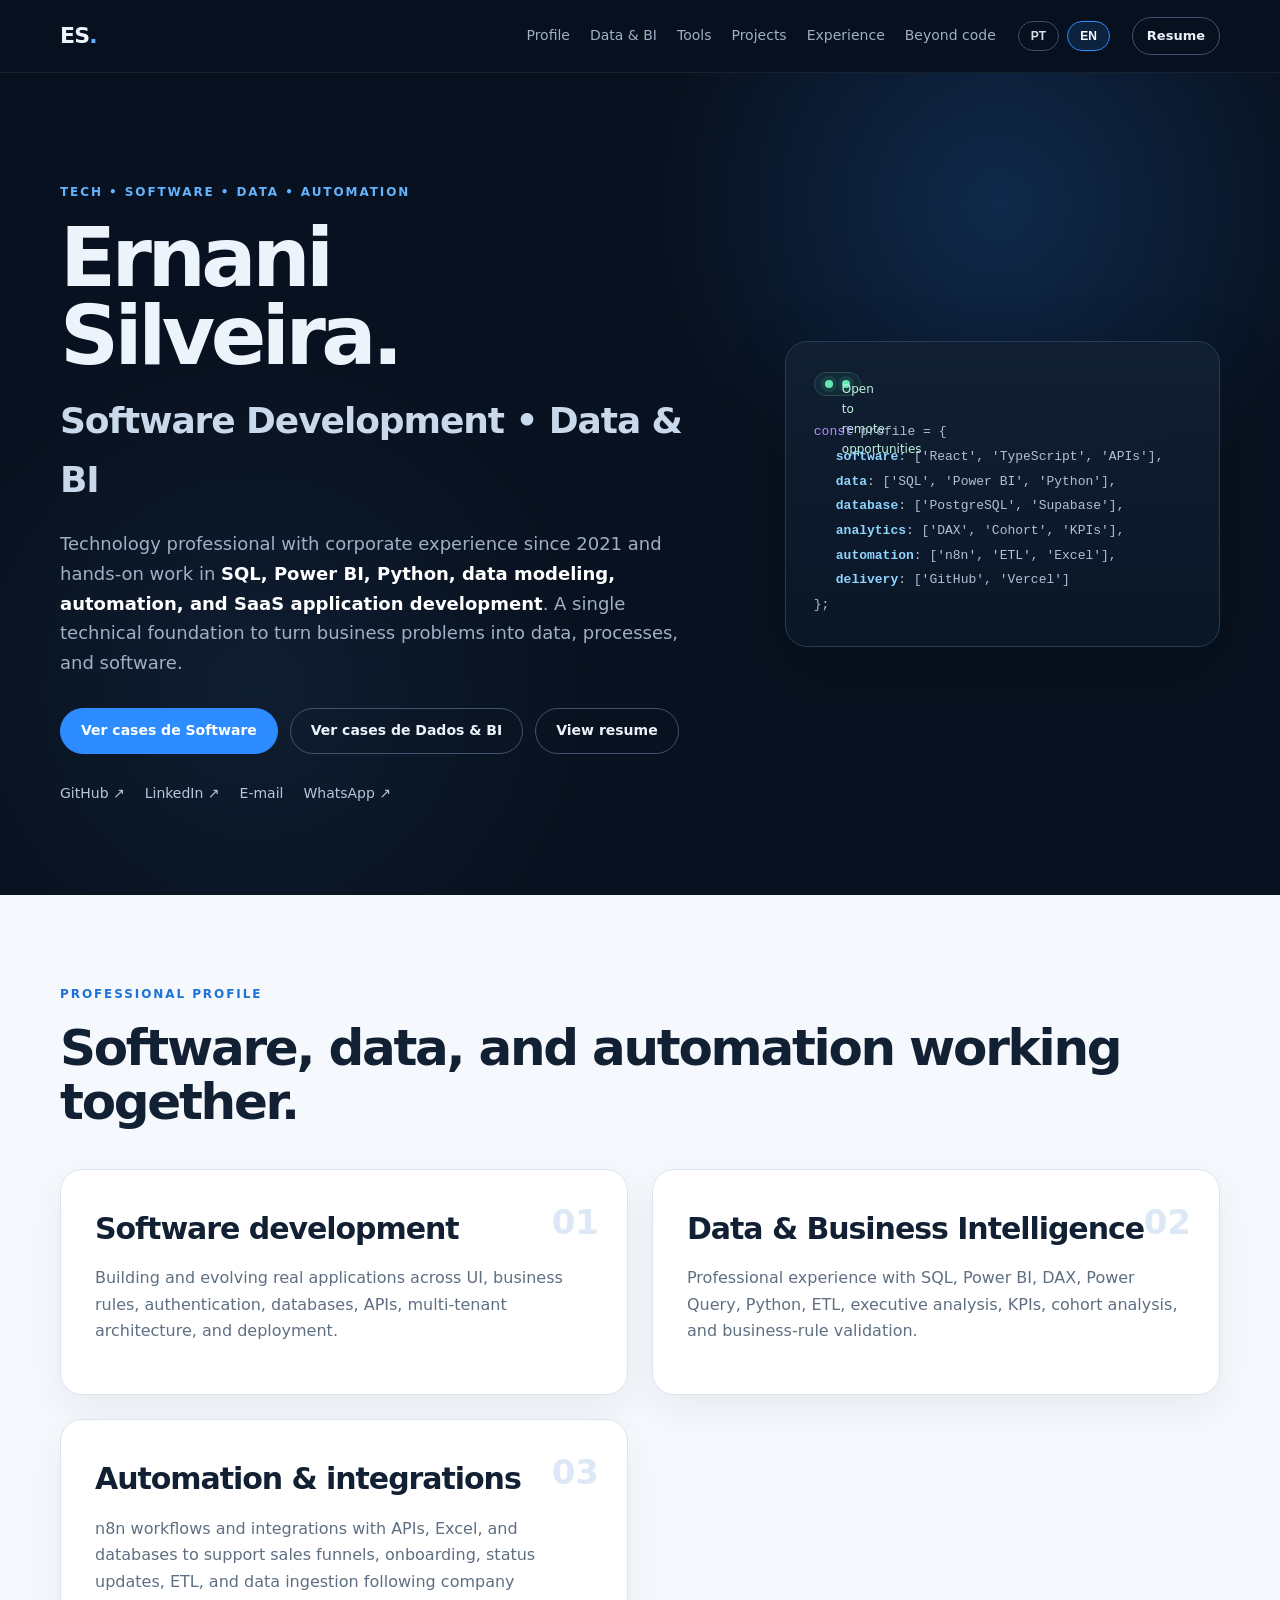
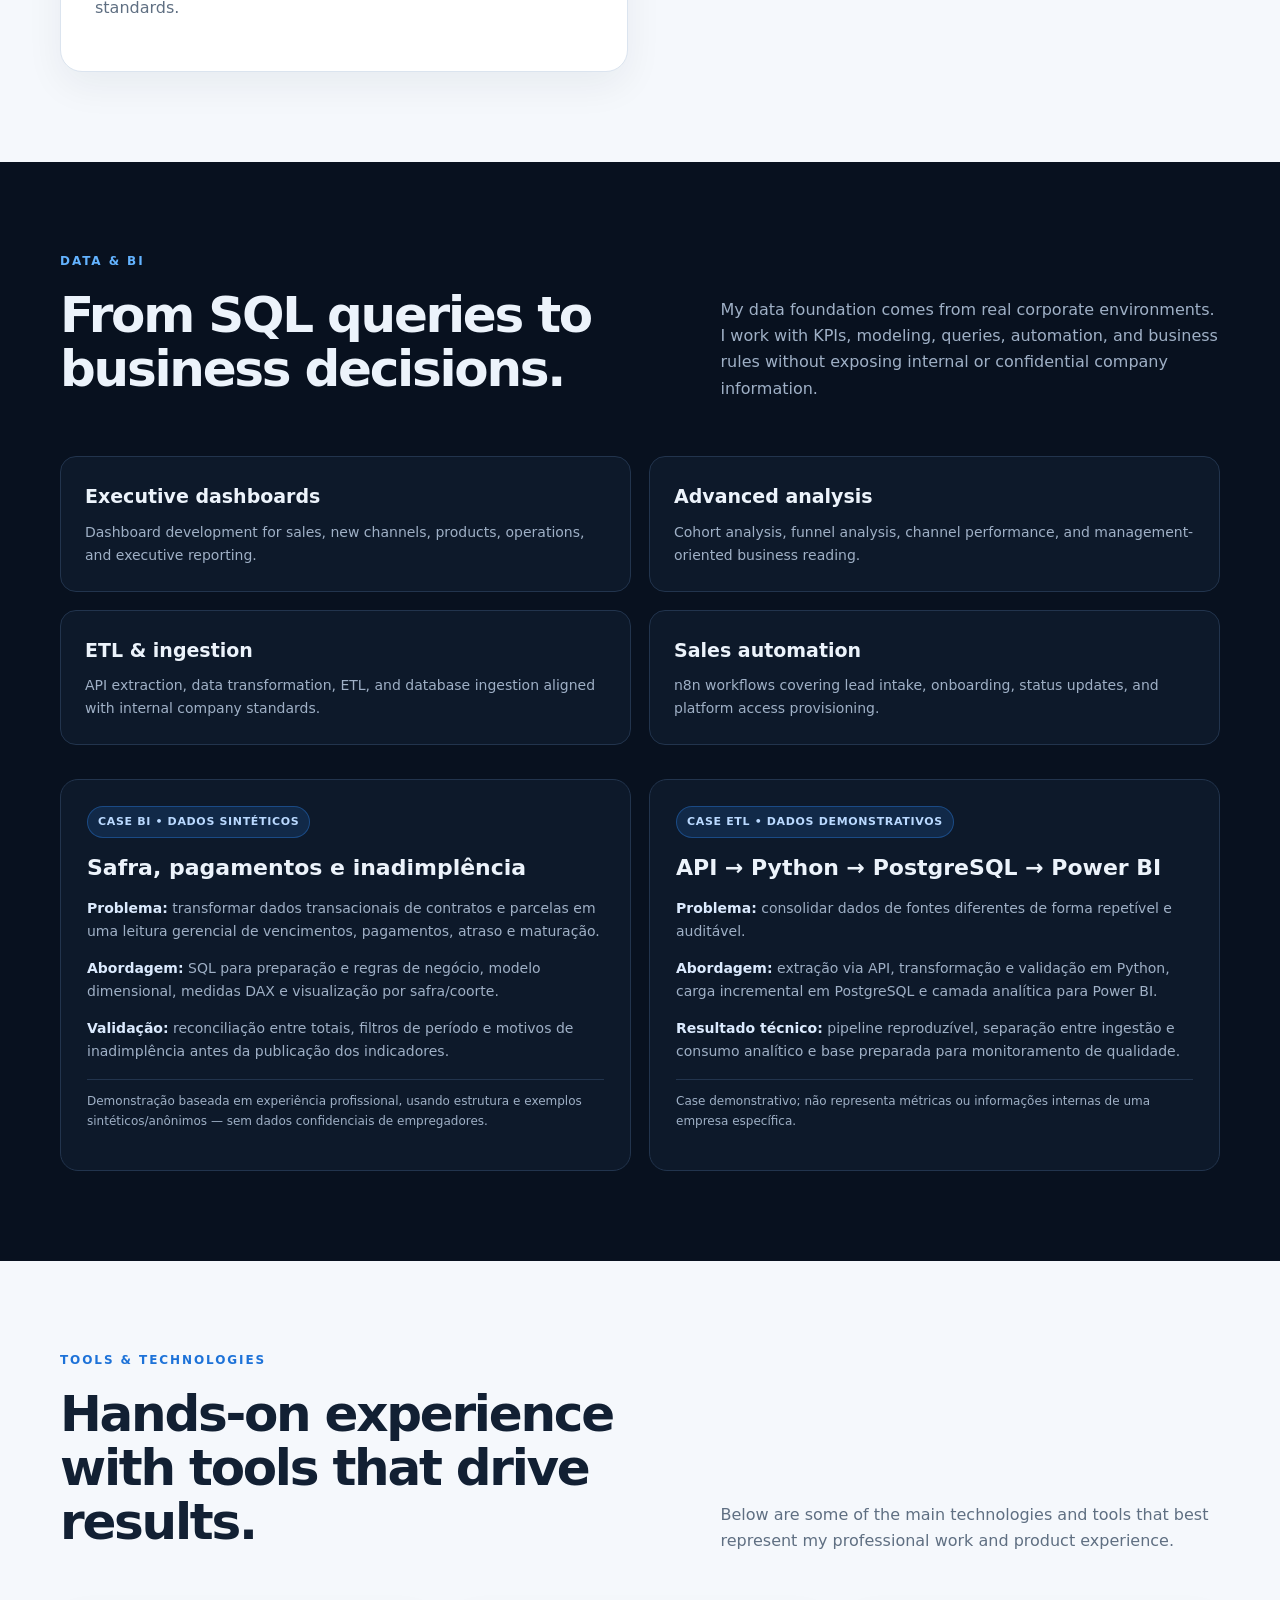
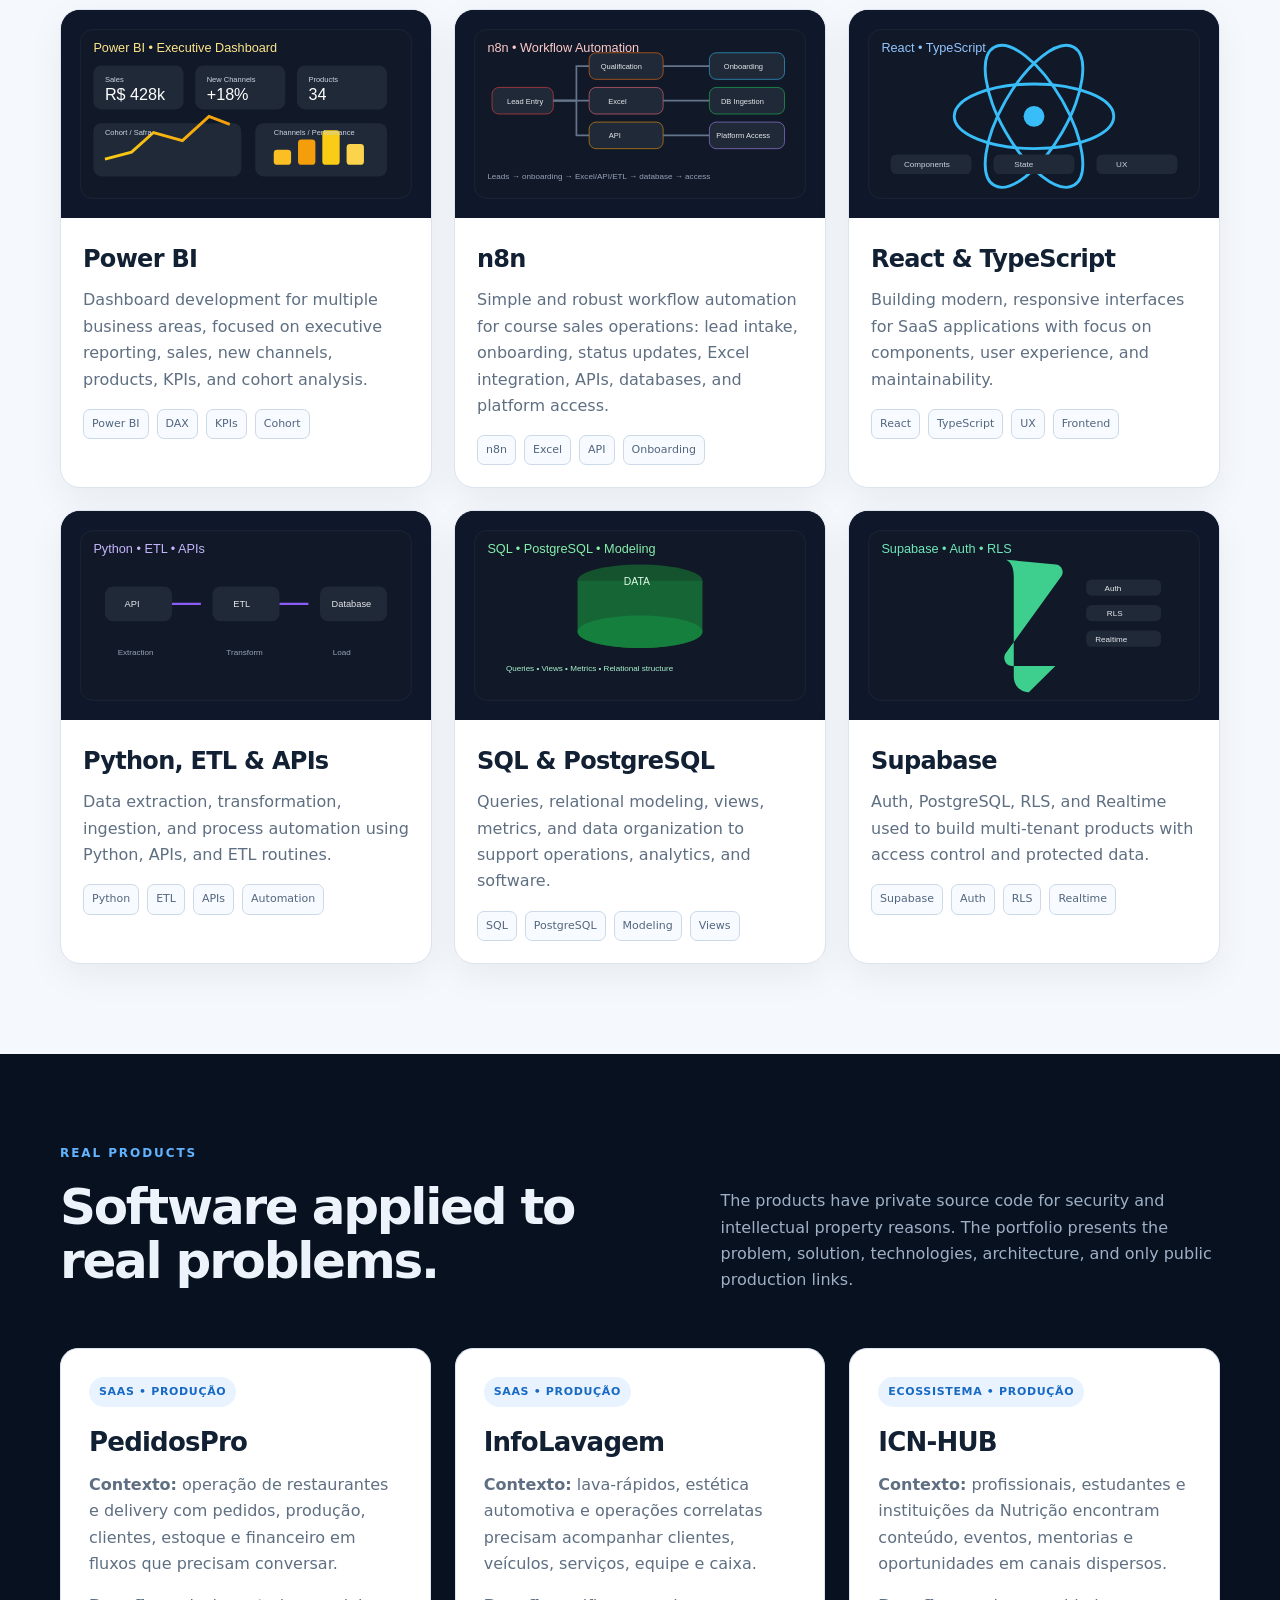
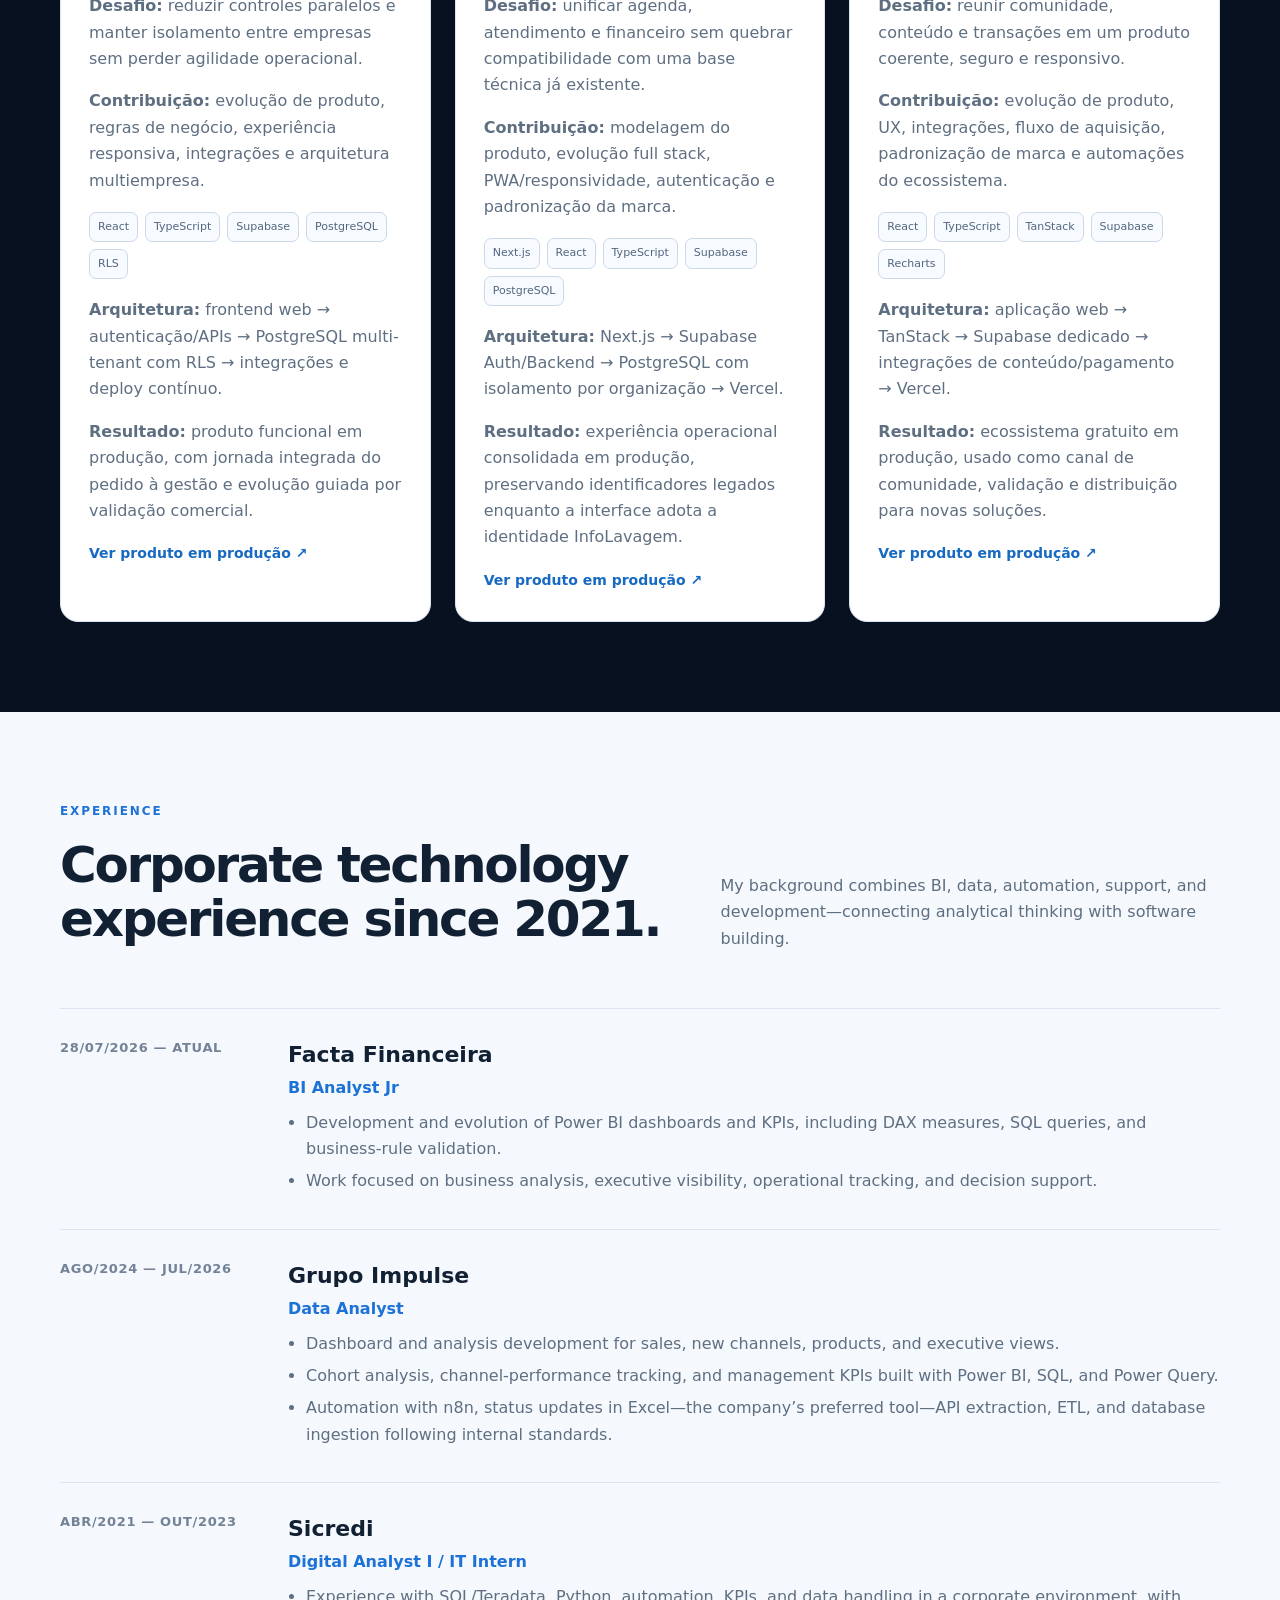
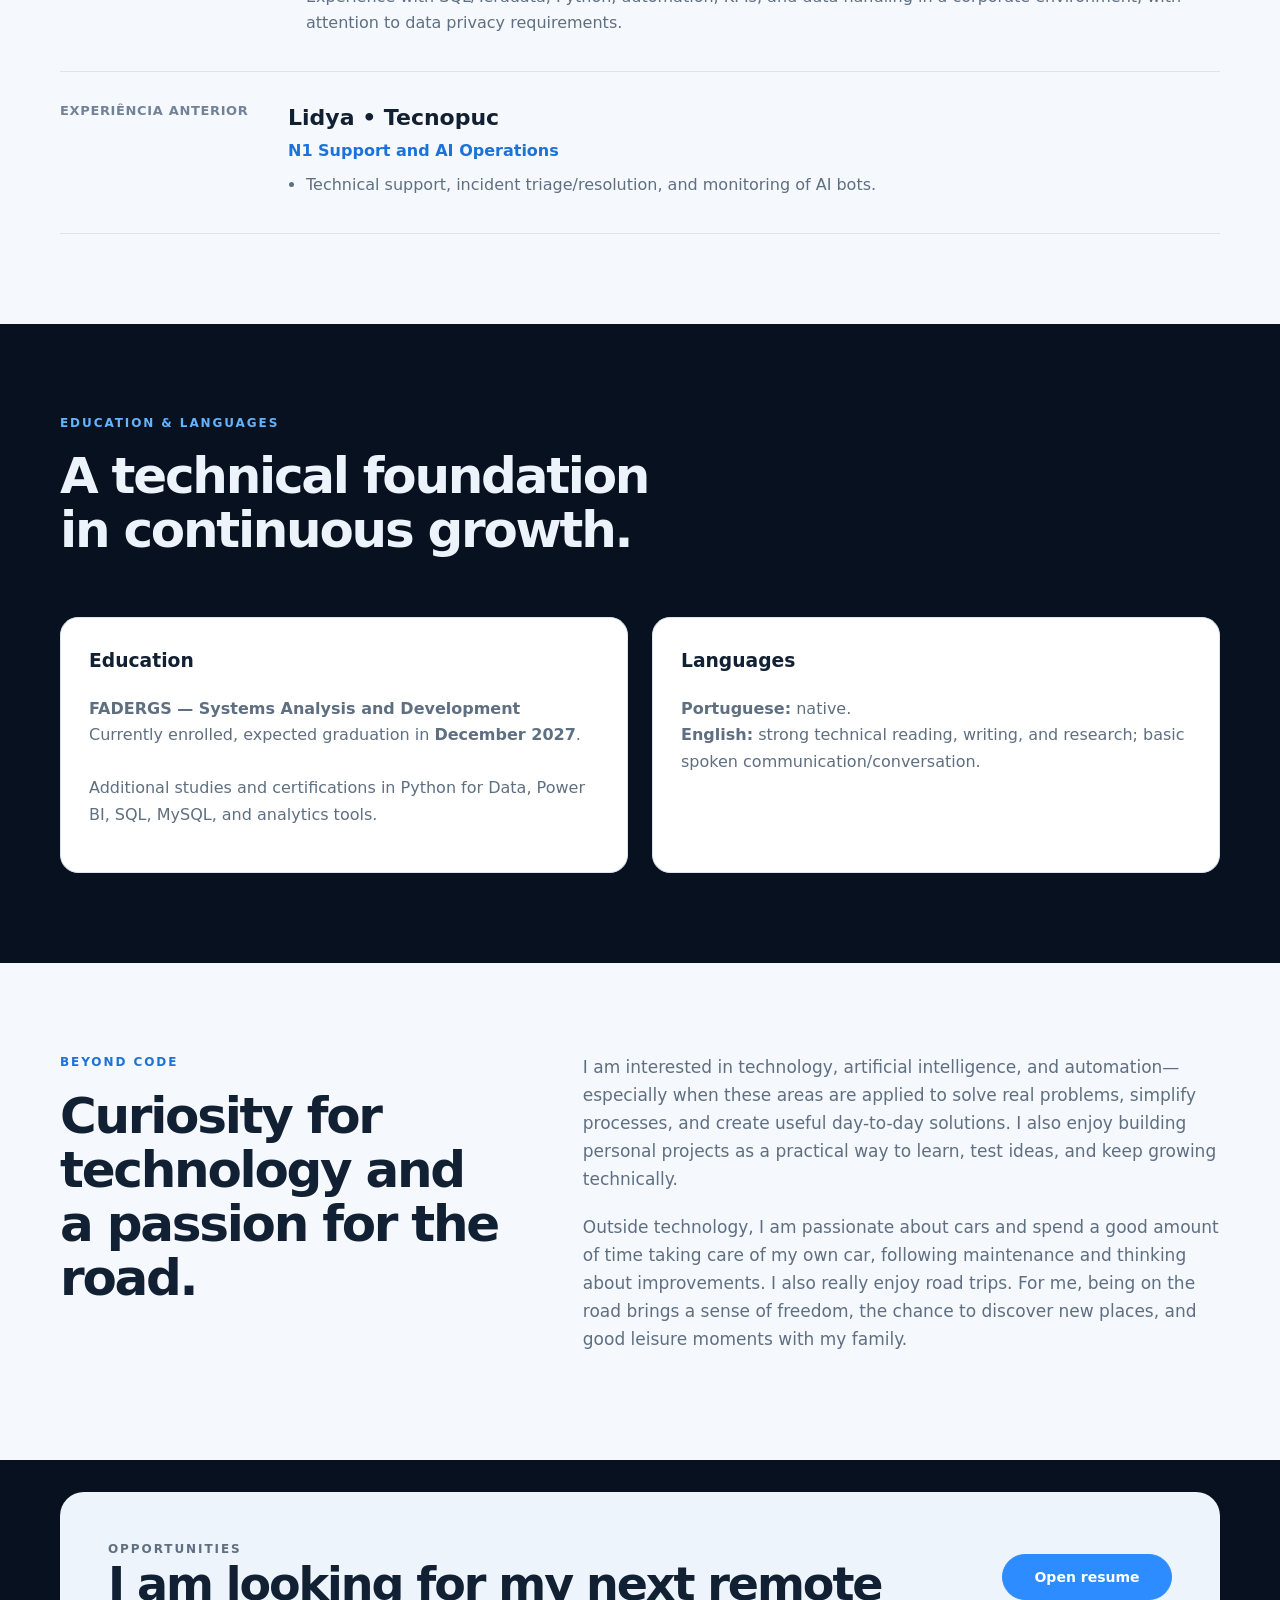
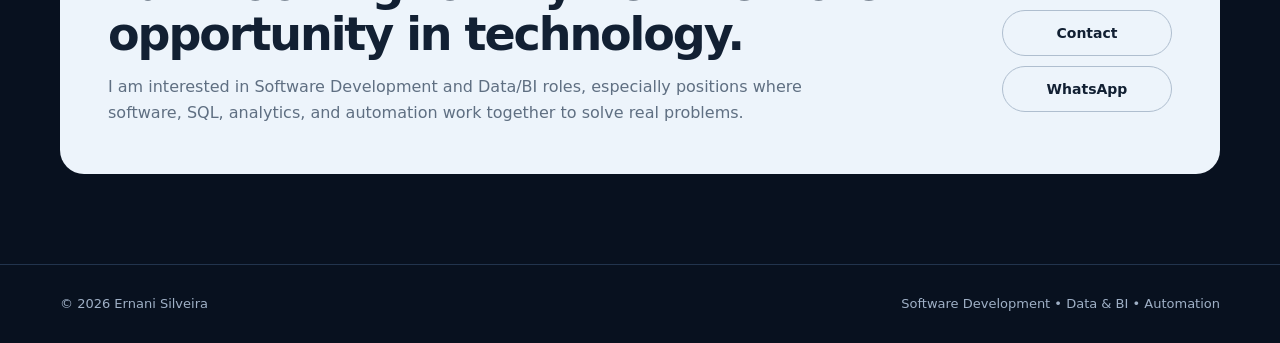
<file: index.html>
<!doctype html>
<html lang="pt-BR">
<head>
  <meta charset="utf-8" />
  <meta name="viewport" content="width=device-width, initial-scale=1" />
  <meta name="description" content="Portfólio de Ernani Silveira — Desenvolvimento de Software, Dados, BI e Automação." />
  <meta name="theme-color" content="#08111f" />
  <link rel="canonical" href="https://portfolio.useinfotec.com.br/" />
  <meta property="og:type" content="website" />
  <meta property="og:locale" content="pt_BR" />
  <meta property="og:title" content="Ernani Silveira | Software • Data & BI" />
  <meta property="og:description" content="Cases de software, Dados/BI e automação com foco em problemas reais de negócio." />
  <meta property="og:url" content="https://portfolio.useinfotec.com.br/" />
  <meta name="twitter:card" content="summary" />
  <meta name="twitter:title" content="Ernani Silveira | Software • Data & BI" />
  <meta name="twitter:description" content="Cases de software, Dados/BI e automação." />
  <title>Ernani Silveira | Software • Data & BI</title>
  <link rel="icon" href="favicon.svg" type="image/svg+xml" />
  <link rel="stylesheet" href="styles.css" />
  <link rel="stylesheet" href="tracks.css" />
</head>
<body>
<a class="skip-link" href="#conteudo">Ir para o conteúdo</a>
<header class="site-header" id="topo">
  <div class="container nav-wrap">
    <a class="brand" href="#topo" aria-label="Início">ES<span>.</span></a>
    <nav class="nav" aria-label="Navegação principal">
      <a href="#perfil" data-i18n="navProfile">Perfil</a>
      <a href="#dados" data-i18n="navData">Dados & BI</a>
      <a href="#ferramentas" data-i18n="navTools">Ferramentas</a>
      <a href="#projetos" data-i18n="navProjects">Projetos</a>
      <a href="#experiencia" data-i18n="navExperience">Experiência</a>
      <a href="#alem" data-i18n="navAbout">Além do código</a>
    </nav>
    <div class="lang-switch" aria-label="Language switcher">
      <button class="lang-btn active" data-lang="pt">PT</button>
      <button class="lang-btn" data-lang="en">EN</button>
    </div>
    <a class="button button-sm button-outline" href="curriculo.html" data-i18n="resumeBtn">Currículo</a>
  </div>
</header>
<main id="conteudo">
  <section class="hero section">
    <div class="container hero-grid">
      <div>
        <p class="eyebrow" data-i18n="heroEyebrow">TECNOLOGIA • SOFTWARE • DADOS • AUTOMAÇÃO</p>
        <h1>Ernani<br />Silveira.</h1>
        <p class="hero-title" data-i18n="heroTitle">Desenvolvimento de Software • Dados & BI</p>
        <p class="hero-copy" data-i18n="heroCopy">Profissional de tecnologia com experiência corporativa desde 2021 e atuação prática em <strong>SQL, Power BI, Python, modelagem de dados, automação e desenvolvimento de aplicações SaaS</strong>. Uma base técnica única para transformar problemas de negócio em dados, processos e software.</p>
        <div class="hero-actions">
          <a class="button" href="#projetos">Ver cases de Software</a>
          <a class="button button-outline" href="#dados">Ver cases de Dados & BI</a>
          <a class="button button-outline" href="curriculo.html" data-i18n="heroCta2">Ver currículo</a>
        </div>
        <div class="social-links">
          <a href="https://github.com/EhSilveira" target="_blank" rel="noreferrer">GitHub ↗</a>
          <a href="https://www.linkedin.com/in/ernani-silveira-6a4647161" target="_blank" rel="noreferrer">LinkedIn ↗</a>
          <a href="mailto:ernanisilveira19@gmail.com">E-mail</a>
          <a href="https://wa.me/5551998850433" target="_blank" rel="noreferrer">WhatsApp ↗</a>
        </div>
      </div>
      <aside class="hero-card" aria-label="Resumo técnico">
        <div class="status"><span></span> <span data-i18n="statusText">Buscando oportunidades remotas</span></div>
        <p class="code-line"><span>const</span> profile = {</p>
        <p class="code-line indent"><strong>software</strong>: ['React', 'TypeScript', 'APIs'],</p>
        <p class="code-line indent"><strong>data</strong>: ['SQL', 'Power BI', 'Python'],</p>
        <p class="code-line indent"><strong>database</strong>: ['PostgreSQL', 'Supabase'],</p>
        <p class="code-line indent"><strong>analytics</strong>: ['DAX', 'Cohort', 'KPIs'],</p>
        <p class="code-line indent"><strong>automation</strong>: ['n8n', 'ETL', 'Excel'],</p>
        <p class="code-line indent"><strong>delivery</strong>: ['GitHub', 'Vercel']</p>
        <p class="code-line">};</p>
      </aside>
    </div>
  </section>

  <section class="section section-soft" id="perfil">
    <div class="container">
      <p class="eyebrow" data-i18n="profileEyebrow">PERFIL PROFISSIONAL</p>
      <h2 data-i18n="profileTitle">Software, dados e automação trabalhando juntos.</h2>
      <div class="tracks-grid">
        <article class="track-card"><span class="track-icon">01</span><h3 data-i18n="card1Title">Desenvolvimento de software</h3><p data-i18n="card1Text">Construção e evolução de aplicações reais, passando por interface, regras de negócio, autenticação, banco de dados, APIs, arquitetura multiempresa e deploy.</p></article>
        <article class="track-card"><span class="track-icon">02</span><h3 data-i18n="card2Title">Dados & Business Intelligence</h3><p data-i18n="card2Text">Experiência profissional com SQL, Power BI, DAX, Power Query, Python, ETL, análises executivas, indicadores, análises por safra/coorte e validação de regras de negócio.</p></article>
        <article class="track-card"><span class="track-icon">03</span><h3 data-i18n="card3Title">Automação & integrações</h3><p data-i18n="card3Text">Workflows com n8n e integrações com APIs, Excel e banco de dados para apoiar funis comerciais, onboarding, atualização de status, ETL e ingestão conforme o padrão da empresa.</p></article>
      </div>
    </div>
  </section>

  <section class="section" id="dados">
    <div class="container">
      <div class="section-heading">
        <div><p class="eyebrow" data-i18n="dataEyebrow">DADOS & BI</p><h2 data-i18n="dataTitle">Da consulta SQL à decisão de negócio.</h2></div>
        <p data-i18n="dataLead">Minha base em dados é profissional e corporativa. Trabalho com indicadores, modelagem, consultas, automações e regras de negócio sem expor informações internas ou confidenciais das empresas.</p>
      </div>
      <div class="focus-list">
        <article class="focus-card"><h3 data-i18n="focus1Title">Dashboards executivos</h3><p data-i18n="focus1Text">Criação de dashboards para vendas, novos canais, produtos, operação e visão executiva.</p></article>
        <article class="focus-card"><h3 data-i18n="focus2Title">Análises avançadas</h3><p data-i18n="focus2Text">Análises por safra/coorte, funis, performance por canal e leitura gerencial do negócio.</p></article>
        <article class="focus-card"><h3 data-i18n="focus3Title">ETL & ingestão</h3><p data-i18n="focus3Text">Extração via API, tratamento de dados, ETL e ingestão em banco de dados conforme padrões internos.</p></article>
        <article class="focus-card"><h3 data-i18n="focus4Title">Automação comercial</h3><p data-i18n="focus4Text">Fluxos com n8n cobrindo entrada de leads, onboarding, atualizações de status e liberação de acesso à plataforma.</p></article>
      </div>
      <div class="data-cases" aria-label="Cases demonstrativos de Dados e BI">
        <article class="data-case">
          <span class="pill">Case BI • Dados sintéticos</span>
          <h3>Safra, pagamentos e inadimplência</h3>
          <p><strong>Problema:</strong> transformar dados transacionais de contratos e parcelas em uma leitura gerencial de vencimentos, pagamentos, atraso e maturação.</p>
          <p><strong>Abordagem:</strong> SQL para preparação e regras de negócio, modelo dimensional, medidas DAX e visualização por safra/coorte.</p>
          <p><strong>Validação:</strong> reconciliação entre totais, filtros de período e motivos de inadimplência antes da publicação dos indicadores.</p>
          <p class="case-note">Demonstração baseada em experiência profissional, usando estrutura e exemplos sintéticos/anônimos — sem dados confidenciais de empregadores.</p>
        </article>
        <article class="data-case">
          <span class="pill">Case ETL • Dados demonstrativos</span>
          <h3>API → Python → PostgreSQL → Power BI</h3>
          <p><strong>Problema:</strong> consolidar dados de fontes diferentes de forma repetível e auditável.</p>
          <p><strong>Abordagem:</strong> extração via API, transformação e validação em Python, carga incremental em PostgreSQL e camada analítica para Power BI.</p>
          <p><strong>Resultado técnico:</strong> pipeline reproduzível, separação entre ingestão e consumo analítico e base preparada para monitoramento de qualidade.</p>
          <p class="case-note">Case demonstrativo; não representa métricas ou informações internas de uma empresa específica.</p>
        </article>
      </div>
    </div>
  </section>

  <section class="section section-soft" id="ferramentas">
    <div class="container">
      <div class="section-heading">
        <div><p class="eyebrow" data-i18n="toolsEyebrow">FERRAMENTAS & TECNOLOGIAS</p><h2 data-i18n="toolsTitle">Experiência prática nas ferramentas que geram resultado.</h2></div>
        <p data-i18n="toolsLead">Abaixo estão algumas das principais tecnologias e ferramentas que melhor representam minha atuação profissional e meus projetos.</p>
      </div>
      <div class="tools-grid">
        <article class="tool-card"><img src="assets/powerbi.svg" alt="Dashboard illustration" /><div class="tool-body"><h3 data-i18n="tool1Title">Power BI</h3><p data-i18n="tool1Text">Desenvolvimento de dashboards para diferentes setores, com foco em visão executiva, vendas, novos canais, produtos, KPIs e análises por safra/coorte.</p><div class="tool-meta"><span>Power BI</span><span>DAX</span><span>KPIs</span><span>Cohort</span></div></div></article>
        <article class="tool-card"><img src="assets/n8n.svg" alt="Workflow illustration" /><div class="tool-body"><h3 data-i18n="tool2Title">n8n</h3><p data-i18n="tool2Text">Automação de workflows simples e robustos para operação de vendas de cursos: entrada de leads, onboarding, atualização de status, integração com Excel, APIs, banco de dados e acesso à plataforma.</p><div class="tool-meta"><span>n8n</span><span>Excel</span><span>API</span><span>Onboarding</span></div></div></article>
        <article class="tool-card"><img src="assets/react.svg" alt="React illustration" /><div class="tool-body"><h3 data-i18n="tool3Title">React & TypeScript</h3><p data-i18n="tool3Text">Construção de interfaces modernas e responsivas para aplicações SaaS, com foco em componentes, experiência do usuário e manutenção.</p><div class="tool-meta"><span>React</span><span>TypeScript</span><span>UX</span><span>Frontend</span></div></div></article>
        <article class="tool-card"><img src="assets/python_etl.svg" alt="ETL pipeline illustration" /><div class="tool-body"><h3 data-i18n="tool4Title">Python, ETL & APIs</h3><p data-i18n="tool4Text">Extração de dados, transformação, ingestão e automação de processos usando Python, APIs e rotinas de ETL.</p><div class="tool-meta"><span>Python</span><span>ETL</span><span>APIs</span><span>Automation</span></div></div></article>
        <article class="tool-card"><img src="assets/sql.svg" alt="Database illustration" /><div class="tool-body"><h3 data-i18n="tool5Title">SQL & PostgreSQL</h3><p data-i18n="tool5Text">Consultas, modelagem relacional, views, métricas e organização de dados para apoiar operações, indicadores e software.</p><div class="tool-meta"><span>SQL</span><span>PostgreSQL</span><span>Modeling</span><span>Views</span></div></div></article>
        <article class="tool-card"><img src="assets/supabase.svg" alt="Supabase illustration" /><div class="tool-body"><h3 data-i18n="tool6Title">Supabase</h3><p data-i18n="tool6Text">Auth, PostgreSQL, RLS e Realtime aplicados ao desenvolvimento de produtos multiempresa com regras de acesso e dados protegidos.</p><div class="tool-meta"><span>Supabase</span><span>Auth</span><span>RLS</span><span>Realtime</span></div></div></article>
      </div>
    </div>
  </section>

  <section class="section" id="projetos">
    <div class="container">
      <div class="section-heading">
        <div><p class="eyebrow" data-i18n="projectsEyebrow">PROJETOS REAIS</p><h2 data-i18n="projectsTitle">Software aplicado a problemas reais.</h2></div>
        <p data-i18n="projectsLead">Os produtos possuem código-fonte privado por segurança e propriedade intelectual. O portfólio apresenta a dor, solução, tecnologias, arquitetura e somente os ambientes públicos de produção.</p>
      </div>
      <div class="projects-grid">
        <article class="case-light"><span class="pill">SaaS • Produção</span><h3>PedidosPro</h3><p><strong>Contexto:</strong> operação de restaurantes e delivery com pedidos, produção, clientes, estoque e financeiro em fluxos que precisam conversar.</p><p><strong>Desafio:</strong> reduzir controles paralelos e manter isolamento entre empresas sem perder agilidade operacional.</p><p><strong>Contribuição:</strong> evolução de produto, regras de negócio, experiência responsiva, integrações e arquitetura multiempresa.</p><div class="tags"><span>React</span><span>TypeScript</span><span>Supabase</span><span>PostgreSQL</span><span>RLS</span></div><p><strong>Arquitetura:</strong> frontend web → autenticação/APIs → PostgreSQL multi-tenant com RLS → integrações e deploy contínuo.</p><p><strong>Resultado:</strong> produto funcional em produção, com jornada integrada do pedido à gestão e evolução guiada por validação comercial.</p><a class="text-link-dark" href="https://pedidospro.useinfotec.com.br" target="_blank" rel="noreferrer">Ver produto em produção ↗</a></article>
        <article class="case-light"><span class="pill">SaaS • Produção</span><h3>InfoLavagem</h3><p><strong>Contexto:</strong> lava-rápidos, estética automotiva e operações correlatas precisam acompanhar clientes, veículos, serviços, equipe e caixa.</p><p><strong>Desafio:</strong> unificar agenda, atendimento e financeiro sem quebrar compatibilidade com uma base técnica já existente.</p><p><strong>Contribuição:</strong> modelagem do produto, evolução full stack, PWA/responsividade, autenticação e padronização da marca.</p><div class="tags"><span>Next.js</span><span>React</span><span>TypeScript</span><span>Supabase</span><span>PostgreSQL</span></div><p><strong>Arquitetura:</strong> Next.js → Supabase Auth/Backend → PostgreSQL com isolamento por organização → Vercel.</p><p><strong>Resultado:</strong> experiência operacional consolidada em produção, preservando identificadores legados enquanto a interface adota a identidade InfoLavagem.</p><a class="text-link-dark" href="https://infolavagem.useinfotec.com.br" target="_blank" rel="noreferrer">Ver produto em produção ↗</a></article>
        <article class="case-light"><span class="pill">Ecossistema • Produção</span><h3>ICN-HUB</h3><p><strong>Contexto:</strong> profissionais, estudantes e instituições da Nutrição encontram conteúdo, eventos, mentorias e oportunidades em canais dispersos.</p><p><strong>Desafio:</strong> reunir comunidade, conteúdo e transações em um produto coerente, seguro e responsivo.</p><p><strong>Contribuição:</strong> evolução de produto, UX, integrações, fluxo de aquisição, padronização de marca e automações do ecossistema.</p><div class="tags"><span>React</span><span>TypeScript</span><span>TanStack</span><span>Supabase</span><span>Recharts</span></div><p><strong>Arquitetura:</strong> aplicação web → TanStack → Supabase dedicado → integrações de conteúdo/pagamento → Vercel.</p><p><strong>Resultado:</strong> ecossistema gratuito em produção, usado como canal de comunidade, validação e distribuição para novas soluções.</p><a class="text-link-dark" href="https://icnhub.useinfotec.com.br" target="_blank" rel="noreferrer">Ver produto em produção ↗</a></article>
      </div>
    </div>
  </section>

  <section class="section section-soft" id="experiencia">
    <div class="container">
      <div class="section-heading">
        <div><p class="eyebrow" data-i18n="expEyebrow">EXPERIÊNCIA</p><h2 data-i18n="expTitle">Experiência corporativa em tecnologia desde 2021.</h2></div>
        <p data-i18n="expLead">Minha trajetória combina BI, dados, automação, suporte e desenvolvimento, unindo visão analítica com construção de software.</p>
      </div>
      <div class="timeline">
        <article class="timeline-item"><div class="timeline-date">28/07/2026 — atual</div><div><h3>Facta Financeira</h3><p class="role" data-i18n="factaRole">Analista de BI Jr</p><ul><li data-i18n="factaB1">Desenvolvimento e evolução de dashboards e indicadores em Power BI, com medidas DAX, consultas SQL e validação de regras de negócio.</li><li data-i18n="factaB2">Atuação com análises para diferentes demandas de negócio, apoiando leitura executiva, acompanhamento operacional e tomada de decisão.</li></ul></div></article>
        <article class="timeline-item"><div class="timeline-date">ago/2024 — jul/2026</div><div><h3>Grupo Impulse</h3><p class="role" data-i18n="impulseRole">Analista de Dados</p><ul><li data-i18n="impulseB1">Desenvolvimento de dashboards e análises para áreas como vendas, novos canais, produtos e visão executiva.</li><li data-i18n="impulseB2">Construção de análises por safra/coorte, performance por canal e indicadores gerenciais com Power BI, SQL e Power Query.</li><li data-i18n="impulseB3">Automação com n8n, atualização de status em Excel — ferramenta preferida pela empresa — extração via APIs, ETL e ingestão em banco de dados conforme padrões internos.</li></ul></div></article>
        <article class="timeline-item"><div class="timeline-date">abr/2021 — out/2023</div><div><h3>Sicredi</h3><p class="role" data-i18n="sicrediRole">Analista Digital I / Estagiário de TI</p><ul><li data-i18n="sicrediB1">Experiência com SQL/Teradata, Python, automação, indicadores e tratamento de dados em ambiente corporativo com atenção à LGPD.</li></ul></div></article>
        <article class="timeline-item"><div class="timeline-date">Experiência anterior</div><div><h3>Lidya • Tecnopuc</h3><p class="role" data-i18n="lidyaRole">Suporte N1 e Operações com IA</p><ul><li data-i18n="lidyaB1">Atuação com suporte técnico N1, triagem e resolução de incidentes, além de acompanhamento de robôs de IA.</li></ul></div></article>
      </div>
    </div>
  </section>

  <section class="section" id="formacao">
    <div class="container">
      <div class="section-heading">
        <div><p class="eyebrow" data-i18n="infoEyebrow">FORMAÇÃO & IDIOMAS</p><h2 data-i18n="infoTitle">Base técnica em evolução contínua.</h2></div>
        <p></p>
      </div>
      <div class="info-grid">
        <article class="info-card"><h3 data-i18n="eduTitle">Formação</h3><p data-i18n="eduText"><strong>FADERGS — Análise e Desenvolvimento de Sistemas</strong><br>Cursando, com conclusão prevista para <strong>dezembro de 2027</strong>.<br><br>Estudos e certificações em Python para Dados, Power BI, SQL, MySQL e ferramentas de análise.</p></article>
        <article class="info-card"><h3 data-i18n="langTitle">Idiomas</h3><p data-i18n="langText"><strong>Português:</strong> nativo.<br><strong>Inglês:</strong> nível técnico bom para leitura de documentação, escrita e pesquisa; oralidade/conversação básica.</p></article>
      </div>
    </div>
  </section>

  <section class="section section-soft" id="alem">
    <div class="container two-col">
      <div><p class="eyebrow" data-i18n="aboutEyebrow">ALÉM DO CÓDIGO</p><h2 data-i18n="aboutTitle">Curiosidade por tecnologia e paixão pela estrada.</h2></div>
      <div class="prose"><p data-i18n="aboutP1">Tenho interesse por tecnologia, inteligência artificial e automação, principalmente quando essas áreas são aplicadas para resolver problemas reais, simplificar processos e criar soluções úteis no dia a dia. Também gosto de desenvolver projetos próprios como forma de aprender, testar novas ideias e evoluir tecnicamente de maneira prática.</p><p data-i18n="aboutP2">Fora da tecnologia, sou apaixonado por carros e passo um bom tempo cuidando do meu próprio carro, acompanhando manutenção e pensando em melhorias. Também gosto muito de viajar, especialmente de carro. Para mim, pegar a estrada traz uma sensação de liberdade, permite conhecer novos lugares e cria bons momentos de lazer com a família.</p></div>
    </div>
  </section>

  <section class="section cta-section">
    <div class="container cta-card">
      <div><p class="eyebrow" data-i18n="ctaEyebrow">OPORTUNIDADES</p><h2 data-i18n="ctaTitle">Busco minha próxima oportunidade remota em tecnologia.</h2><p data-i18n="ctaText">Tenho interesse em Desenvolvimento de Software e em Dados/BI, especialmente em posições onde software, SQL, analytics e automação se conectem para resolver problemas reais.</p></div>
      <div class="cta-actions"><a class="button" href="curriculo.html" data-i18n="cta1">Abrir currículo</a><a class="button button-outline" href="mailto:ernanisilveira19@gmail.com" data-i18n="cta2">Contato</a><a class="button button-outline" href="https://wa.me/5551998850433" target="_blank" rel="noreferrer">WhatsApp</a></div>
    </div>
  </section>
</main>
<footer class="footer"><div class="container footer-wrap"><p>© <span id="year"></span> Ernani Silveira</p><p data-i18n="footer">Desenvolvimento de Software • Dados & BI • Automação</p></div></footer>
<script src="script.js"></script>
</body>
</html>
</file>
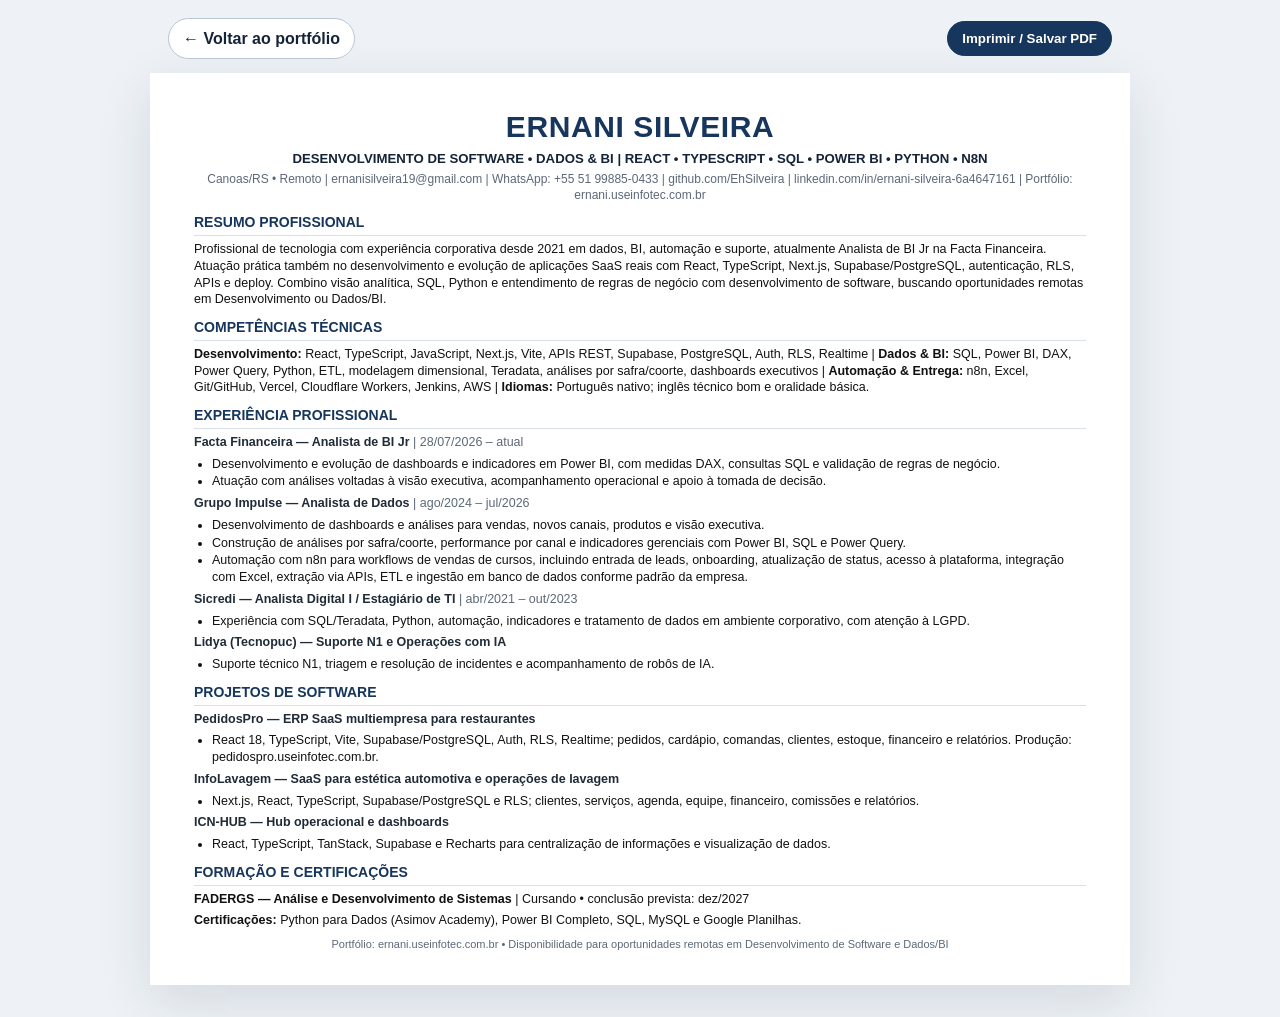
<file: curriculo.html>
<!doctype html><html lang="pt-BR"><head><meta charset="utf-8"/><meta name="viewport" content="width=device-width, initial-scale=1"/><meta name="description" content="Currículo de Ernani Silveira — Desenvolvimento de Software, Dados, BI e Automação."/><title>Currículo | Ernani Silveira</title><style>
:root{--ink:#152338;--muted:#5c6878;--accent:#17365d;--line:#d8e0ea}*{box-sizing:border-box}body{margin:0;background:#eef2f6;font-family:Arial,Helvetica,sans-serif;color:#111;line-height:1.34}.toolbar{max-width:980px;margin:18px auto 0;display:flex;justify-content:space-between;gap:12px;align-items:center;padding:0 18px}.toolbar a,.toolbar button{border:1px solid #b9c5d2;background:white;color:var(--ink);border-radius:999px;padding:9px 14px;font-weight:700;cursor:pointer;text-decoration:none}.toolbar button{background:#17365d;color:white;border-color:#17365d}.page{width:min(980px,calc(100% - 28px));margin:14px auto 32px;background:white;padding:34px 44px 28px;box-shadow:0 16px 50px rgba(24,39,56,.12)}h1{color:var(--accent);font-size:30px;letter-spacing:.02em;margin:0 0 2px;text-align:center}.headline{text-align:center;font-weight:800;color:var(--ink);font-size:13.2px;margin-bottom:4px}.contact{text-align:center;color:var(--muted);font-size:12px;margin-bottom:10px}h2{color:var(--accent);font-size:14px;margin:10px 0 5px;padding-bottom:3px;border-bottom:1px solid var(--line)}p{margin:0 0 5px;font-size:12.5px}.role{margin-top:5px;font-weight:800;color:#202b38}.date{color:var(--muted);font-weight:400}ul{margin:3px 0 5px 18px;padding:0}li{margin:1px 0;font-size:12.5px}.skills strong{color:#111}.footer-note{text-align:center;color:var(--muted);font-size:11px;margin-top:8px}@media print{@page{size:A4;margin:10mm 12mm}body{background:white}.toolbar{display:none}.page{width:auto;margin:0;padding:0;box-shadow:none}a{color:inherit;text-decoration:none}}@media(max-width:650px){.page{padding:24px 20px}.toolbar{align-items:stretch;flex-direction:column}}</style></head><body>
<div class="toolbar"><a href="index.html">← Voltar ao portfólio</a><button type="button" onclick="window.print()">Imprimir / Salvar PDF</button></div>
<main class="page"><h1>ERNANI SILVEIRA</h1><div class="headline">DESENVOLVIMENTO DE SOFTWARE • DADOS & BI | REACT • TYPESCRIPT • SQL • POWER BI • PYTHON • N8N</div><div class="contact">Canoas/RS • Remoto | ernanisilveira19@gmail.com | WhatsApp: +55 51 99885-0433 | github.com/EhSilveira | linkedin.com/in/ernani-silveira-6a4647161 | Portfólio: ernani.useinfotec.com.br</div>
<h2>RESUMO PROFISSIONAL</h2><p>Profissional de tecnologia com experiência corporativa desde 2021 em dados, BI, automação e suporte, atualmente Analista de BI Jr na Facta Financeira. Atuação prática também no desenvolvimento e evolução de aplicações SaaS reais com React, TypeScript, Next.js, Supabase/PostgreSQL, autenticação, RLS, APIs e deploy. Combino visão analítica, SQL, Python e entendimento de regras de negócio com desenvolvimento de software, buscando oportunidades remotas em Desenvolvimento ou Dados/BI.</p>
<h2>COMPETÊNCIAS TÉCNICAS</h2><p class="skills"><strong>Desenvolvimento:</strong> React, TypeScript, JavaScript, Next.js, Vite, APIs REST, Supabase, PostgreSQL, Auth, RLS, Realtime | <strong>Dados & BI:</strong> SQL, Power BI, DAX, Power Query, Python, ETL, modelagem dimensional, Teradata, análises por safra/coorte, dashboards executivos | <strong>Automação & Entrega:</strong> n8n, Excel, Git/GitHub, Vercel, Cloudflare Workers, Jenkins, AWS | <strong>Idiomas:</strong> Português nativo; inglês técnico bom e oralidade básica.</p>
<h2>EXPERIÊNCIA PROFISSIONAL</h2>
<p class="role">Facta Financeira — Analista de BI Jr <span class="date">| 28/07/2026 – atual</span></p><ul><li>Desenvolvimento e evolução de dashboards e indicadores em Power BI, com medidas DAX, consultas SQL e validação de regras de negócio.</li><li>Atuação com análises voltadas à visão executiva, acompanhamento operacional e apoio à tomada de decisão.</li></ul>
<p class="role">Grupo Impulse — Analista de Dados <span class="date">| ago/2024 – jul/2026</span></p><ul><li>Desenvolvimento de dashboards e análises para vendas, novos canais, produtos e visão executiva.</li><li>Construção de análises por safra/coorte, performance por canal e indicadores gerenciais com Power BI, SQL e Power Query.</li><li>Automação com n8n para workflows de vendas de cursos, incluindo entrada de leads, onboarding, atualização de status, acesso à plataforma, integração com Excel, extração via APIs, ETL e ingestão em banco de dados conforme padrão da empresa.</li></ul>
<p class="role">Sicredi — Analista Digital I / Estagiário de TI <span class="date">| abr/2021 – out/2023</span></p><ul><li>Experiência com SQL/Teradata, Python, automação, indicadores e tratamento de dados em ambiente corporativo, com atenção à LGPD.</li></ul>
<p class="role">Lidya (Tecnopuc) — Suporte N1 e Operações com IA</p><ul><li>Suporte técnico N1, triagem e resolução de incidentes e acompanhamento de robôs de IA.</li></ul>
<h2>PROJETOS DE SOFTWARE</h2>
<p class="role">PedidosPro — ERP SaaS multiempresa para restaurantes</p><ul><li>React 18, TypeScript, Vite, Supabase/PostgreSQL, Auth, RLS, Realtime; pedidos, cardápio, comandas, clientes, estoque, financeiro e relatórios. Produção: pedidospro.useinfotec.com.br.</li></ul>
<p class="role">InfoLavagem — SaaS para estética automotiva e operações de lavagem</p><ul><li>Next.js, React, TypeScript, Supabase/PostgreSQL e RLS; clientes, serviços, agenda, equipe, financeiro, comissões e relatórios.</li></ul>
<p class="role">ICN-HUB — Hub operacional e dashboards</p><ul><li>React, TypeScript, TanStack, Supabase e Recharts para centralização de informações e visualização de dados.</li></ul>
<h2>FORMAÇÃO E CERTIFICAÇÕES</h2><p><strong>FADERGS — Análise e Desenvolvimento de Sistemas</strong> | Cursando • conclusão prevista: dez/2027</p><p><strong>Certificações:</strong> Python para Dados (Asimov Academy), Power BI Completo, SQL, MySQL e Google Planilhas.</p><p class="footer-note">Portfólio: ernani.useinfotec.com.br • Disponibilidade para oportunidades remotas em Desenvolvimento de Software e Dados/BI</p></main></body></html>
</file>
<file: styles.css>
:root {
  --bg:#08111f; --bg2:#0d1829; --surface:#111f33; --surface2:#f5f8fc; --text:#ecf3fb; --muted:#9fb0c6;
  --ink:#122033; --ink-muted:#5f6f82; --line:#22344d; --line-light:#dbe4ef; --accent:#63b3ff; --accent-strong:#2d8cff;
  --accent-soft:rgba(99,179,255,.12); --success:#67e8b3; --radius:18px; --shadow:0 24px 70px rgba(0,0,0,.20);
}
*{box-sizing:border-box} html{scroll-behavior:smooth} body{margin:0;font-family:Inter,ui-sans-serif,system-ui,-apple-system,BlinkMacSystemFont,"Segoe UI",sans-serif;background:var(--bg);color:var(--text);line-height:1.65;-webkit-font-smoothing:antialiased}
a{color:inherit;text-decoration:none} img{max-width:100%;display:block} .container{width:min(1160px,calc(100% - 40px));margin-inline:auto}
.section{padding:90px 0}.section-soft{background:var(--surface2);color:var(--ink)} .skip-link{position:fixed;left:16px;top:-60px;background:#fff;color:#111;padding:10px 14px;z-index:100;border-radius:8px}.skip-link:focus{top:16px}
a:focus-visible,button:focus-visible{outline:3px solid var(--accent);outline-offset:4px}
.site-header{position:sticky;top:0;z-index:50;background:rgba(8,17,31,.86);backdrop-filter:blur(16px);border-bottom:1px solid rgba(255,255,255,.07)}
.nav-wrap{height:72px;display:flex;align-items:center;gap:22px}.brand{font-size:22px;font-weight:850;letter-spacing:-.04em;margin-right:auto}.brand span{color:var(--accent)} .nav{display:flex;gap:20px;color:var(--muted);font-size:14px}.nav a:hover{color:#fff}
.button{display:inline-flex;align-items:center;justify-content:center;min-height:46px;padding:0 20px;border-radius:999px;background:var(--accent-strong);color:#fff;font-weight:760;font-size:14px;border:1px solid var(--accent-strong);transition:transform .18s ease, background .18s ease}.button:hover{transform:translateY(-2px);background:#197df0}.button-outline{background:transparent;border-color:#40536e;color:var(--text)}.button-outline:hover{background:rgba(255,255,255,.06)}.button-sm{min-height:38px;padding:0 14px;font-size:13px}.section-soft .button-outline,.cta-card .button-outline{color:var(--ink);border-color:#afbecf}.section-soft .button-outline:hover,.cta-card .button-outline:hover{background:#eef4fa}
.lang-switch{display:flex;gap:8px;align-items:center}.lang-btn{border:1px solid #3c4f68;background:transparent;color:#d4e2ef;border-radius:999px;padding:7px 12px;font-size:12px;font-weight:760;cursor:pointer}.lang-btn.active{background:rgba(45,140,255,.14);border-color:#2d8cff;color:#fff}
.hero{padding-top:110px;background:radial-gradient(circle at 78% 16%, rgba(45,140,255,.20), transparent 28%), radial-gradient(circle at 20% 75%, rgba(99,179,255,.08), transparent 28%), var(--bg)}
.hero-grid{display:grid;grid-template-columns:minmax(0,1.2fr) minmax(320px,.8fr);gap:72px;align-items:center}.eyebrow{margin:0 0 16px;color:var(--accent);font-size:12px;font-weight:850;letter-spacing:.16em}.section-soft .eyebrow{color:#1d72d8} h1,h2,h3,p{margin-top:0} h1{font-size:clamp(48px,7vw,82px);line-height:.95;letter-spacing:-.055em;margin-bottom:16px} h2{font-size:clamp(32px,4vw,50px);line-height:1.08;letter-spacing:-.045em;margin-bottom:22px}
.hero-title{font-size:clamp(24px,3vw,36px);color:#c9d8ea;font-weight:700;letter-spacing:-.03em;margin-bottom:20px}.hero-copy{max-width:760px;color:var(--muted);font-size:18px}.hero-copy strong{color:#fff}.hero-actions{display:flex;gap:12px;margin-top:30px;flex-wrap:wrap}.social-links{display:flex;gap:20px;margin-top:28px;color:#b6c6d9;font-size:14px;flex-wrap:wrap}.social-links a:hover,.text-link:hover{color:var(--accent)}
.hero-card{background:linear-gradient(180deg, rgba(17,31,51,.92), rgba(10,23,39,.95));border:1px solid #263b57;border-radius:22px;padding:28px;box-shadow:var(--shadow)}.status{display:inline-flex;align-items:center;gap:9px;border:1px solid #2b4b49;background:rgba(52,211,153,.07);color:#bff4dc;padding:7px 10px;border-radius:999px;font-size:12px;margin-bottom:24px}.status span{width:8px;height:8px;background:var(--success);border-radius:50%;box-shadow:0 0 0 4px rgba(103,232,179,.10)} .code-line{margin:0;font-family:"SFMono-Regular",Consolas,"Liberation Mono",monospace;color:#afc0d4;font-size:13px;line-height:1.9}.code-line span{color:#b28dff}.code-line strong{color:#8fd3ff;font-weight:600}.indent{padding-left:22px}
.section-heading{display:grid;grid-template-columns:1.1fr .9fr;gap:50px;align-items:end;margin-bottom:38px}.section-heading>p{color:var(--muted)} .section-soft .section-heading>p{color:var(--ink-muted)}
.tracks-grid{display:grid;grid-template-columns:repeat(3,1fr);gap:24px;margin-top:34px}.track-card{position:relative;border:1px solid var(--line-light);background:#fff;border-radius:22px;padding:30px;box-shadow:0 14px 38px rgba(18,32,51,.06)}.track-card h3{font-size:26px;letter-spacing:-.03em;margin-bottom:10px;color:var(--ink)}.track-card p{color:var(--ink-muted)}.track-icon{position:absolute;right:24px;top:18px;font-size:34px;font-weight:900;color:#dce8f5}
.focus-list{display:grid;grid-template-columns:repeat(2,1fr);gap:18px;margin-top:32px}.focus-card{border:1px solid var(--line);border-radius:16px;padding:24px;background:#0d192a}.focus-card h3{margin-bottom:8px;font-size:19px}.focus-card p{color:var(--muted);font-size:14px;margin-bottom:0}
.tools-grid{display:grid;grid-template-columns:repeat(3,1fr);gap:22px}.tool-card{border:1px solid var(--line-light);border-radius:20px;background:#fff;overflow:hidden;box-shadow:0 12px 36px rgba(18,32,51,.06)}.tool-card img{aspect-ratio:16/9;object-fit:cover;background:#0f172a}.tool-body{padding:22px}.tool-body h3{color:var(--ink);font-size:24px;margin-bottom:8px;letter-spacing:-.03em}.tool-body p{color:var(--ink-muted);margin-bottom:0}.tool-meta{display:flex;flex-wrap:wrap;gap:8px;margin-top:16px}.tool-meta span,.tags span{font-size:11px;padding:5px 8px;border-radius:7px;border:1px solid #ccd9e8;color:#52667e;background:#f7faff}
.projects-grid{display:grid;grid-template-columns:repeat(3,1fr);gap:24px}.case-light{border:1px solid var(--line-light);border-radius:18px;padding:28px;background:#fff;color:var(--ink)}.case-light h3{font-size:26px;margin:14px 0 8px;letter-spacing:-.03em}.case-light p{color:var(--ink-muted)} .pill{display:inline-flex;align-items:center;padding:6px 10px;border-radius:999px;background:#e8f3ff;color:#1769c2;font-size:11px;font-weight:800;letter-spacing:.06em;text-transform:uppercase}.tags{display:flex;flex-wrap:wrap;gap:7px;margin:18px 0}.text-link-dark{color:#1769c2;font-size:14px;font-weight:800}
.timeline{margin-top:40px;border-top:1px solid var(--line-light)}.timeline-item{display:grid;grid-template-columns:190px 1fr;gap:38px;padding:28px 0;border-bottom:1px solid var(--line-light)}.timeline-date{color:#738397;font-size:13px;font-weight:750;text-transform:uppercase;letter-spacing:.05em}.timeline h3{font-size:22px;margin-bottom:2px;color:var(--ink)}.timeline .role{color:#1d72d8;font-weight:750;margin-bottom:8px}.timeline-item p,.timeline-item ul{color:var(--ink-muted)} .timeline-item ul{margin:8px 0 0 18px;padding:0}.timeline-item li{margin:6px 0}
.two-col{display:grid;grid-template-columns:.82fr 1.18fr;gap:80px;align-items:start}.prose,.prose-dark{font-size:17px}.prose{color:var(--ink-muted)} .prose-dark{color:var(--muted)} .prose p + p,.prose-dark p + p{margin-top:20px}.prose strong{color:var(--ink)}
.info-grid{display:grid;grid-template-columns:repeat(2,1fr);gap:24px}.info-card{border:1px solid var(--line-light);background:#fff;border-radius:18px;padding:28px;color:var(--ink)}.info-card p{color:var(--ink-muted)}
.cta-section{padding-top:32px}.cta-card{background:#edf4fb;color:var(--ink);border-radius:24px;padding:48px;display:grid;grid-template-columns:1fr auto;gap:48px;align-items:center}.cta-card h2{font-size:clamp(30px,4vw,46px);margin-bottom:14px}.cta-card p{color:var(--ink-muted);max-width:760px;margin-bottom:0}.cta-actions{display:flex;flex-direction:column;gap:10px;min-width:170px}
.footer{border-top:1px solid var(--line);padding:28px 0;color:var(--muted);font-size:13px}.footer-wrap{display:flex;justify-content:space-between;align-items:center;gap:20px}.footer p{margin:0}
@media (max-width:980px){.nav{display:none}.hero-grid,.two-col,.section-heading{grid-template-columns:1fr;gap:34px}.tracks-grid,.tools-grid,.projects-grid,.info-grid,.focus-list{grid-template-columns:1fr}.timeline-item{grid-template-columns:1fr;gap:8px}.cta-card{grid-template-columns:1fr}.cta-actions{flex-direction:row;flex-wrap:wrap}}
@media (max-width:640px){.container{width:min(100% - 28px,1160px)}.section{padding:72px 0}.nav-wrap{height:64px}.site-header .button-sm{display:none}.hero{padding-top:86px}h1{font-size:50px}.hero-title{font-size:25px}.hero-copy{font-size:16px}.hero-card,.track-card,.case-light,.tool-card,.cta-card,.info-card,.focus-card{border-radius:16px}.cta-card,.hero-card,.track-card,.case-light,.tool-body,.info-card,.focus-card{padding:22px}.footer-wrap{flex-direction:column;align-items:flex-start}}
@media (prefers-reduced-motion:reduce){html{scroll-behavior:auto}*,*::before,*::after{transition:none!important}}
</file>
<file: tracks.css>
/* Complementos para as trilhas de carreira */
.tracks-grid { display:grid; grid-template-columns:repeat(2,1fr); gap:24px; margin-top:40px; }
.track-card { position:relative; border:1px solid var(--line-light); background:white; border-radius:22px; padding:34px; box-shadow:0 14px 38px rgba(18,32,51,.06); }
.track-card h3 { font-size:30px; letter-spacing:-.035em; margin-bottom:12px; color:var(--ink); }
.track-card > p:not(.eyebrow):not(.track-target) { color:var(--ink-muted); }
.track-icon { position:absolute; right:28px; top:24px; font-size:34px; font-weight:900; color:#dce8f5; }
.track-target { margin:22px 0; color:var(--ink-muted); font-size:14px; }
.track-actions { display:flex; align-items:center; gap:18px; flex-wrap:wrap; }
.text-link-dark { color:#1769c2; font-size:14px; font-weight:800; }
.text-link-dark:hover { color:#0d4e91; }
.tags-light span { border-color:#ccd9e8; color:#52667e; background:#f7faff; }
.pill-blue { background:#e8f3ff; color:#1769c2; }
.projects-grid-light { align-items:stretch; }
.case-light { border:1px solid var(--line-light); border-radius:18px; padding:28px; background:#fff; color:var(--ink); }
.case-light h3 { font-size:26px; margin:14px 0 8px; letter-spacing:-.03em; }
.case-light p { color:var(--ink-muted); }
.timeline-dark { border-color:var(--line); }
.timeline-dark .timeline-item { border-color:var(--line); }
.timeline-dark .timeline-date { color:#8094ad; }
.timeline-dark h3 { color:var(--text); }
.timeline-dark .timeline-item p:last-child { color:var(--muted); }
.prose-dark { font-size:17px; color:var(--muted); }
.prose-dark p + p { margin-top:20px; }
.dual-nav { display:flex; gap:8px; flex-wrap:wrap; }
.dual-nav a { padding:7px 12px; border:1px solid #334965; border-radius:999px; color:#b7c8da; font-size:12px; font-weight:750; }
.dual-nav a.active { color:#fff; border-color:#2d8cff; background:rgba(45,140,255,.14); }
.focus-list { display:grid; grid-template-columns:repeat(2,1fr); gap:18px; margin-top:34px; }
.focus-card { border:1px solid var(--line); border-radius:16px; padding:24px; background:#0d192a; }
.focus-card h3 { margin-bottom:8px; font-size:19px; }
.focus-card p { color:var(--muted); font-size:14px; margin-bottom:0; }
.metric-grid { display:grid; grid-template-columns:repeat(3,1fr); gap:18px; margin-top:34px; }
.metric-card { border:1px solid var(--line-light); border-radius:16px; padding:24px; background:#fff; }
.metric-card strong { display:block; color:#1769c2; font-size:24px; margin-bottom:6px; }
.metric-card p { color:var(--ink-muted); margin-bottom:0; font-size:14px; }
.breadcrumb { color:var(--muted); font-size:13px; margin-bottom:20px; }
.breadcrumb a { color:#bad9ff; }
@media (max-width:900px) { .tracks-grid,.focus-list { grid-template-columns:1fr; } .metric-grid { grid-template-columns:1fr; } }

/* Navegador móvel: viewport dinâmico, safe areas e alvos de toque. */
html, body { min-height:100%; min-height:100dvh; max-width:100%; overflow-x:hidden; }
body { min-height:100svh; padding-left:env(safe-area-inset-left); padding-right:env(safe-area-inset-right); }
img, svg, video, canvas { max-width:100%; height:auto; }
button, a, input, select, textarea { touch-action:manipulation; }

@media (max-width:640px) {
  body { padding-bottom:env(safe-area-inset-bottom); }
  .site-header { top:0; padding-top:env(safe-area-inset-top); }
  .nav-wrap { min-height:56px; height:auto; padding-block:10px; }
  .container { width:min(100% - 24px,1160px); }
  .hero { min-height:auto; padding-top:72px; }
  .hero-grid, .two-col, .section-heading, .tracks-grid, .tools-grid, .projects-grid, .info-grid, .focus-list, .metric-grid { grid-template-columns:minmax(0,1fr)!important; }
  h1 { font-size:clamp(38px,12vw,50px); overflow-wrap:anywhere; }
  h2 { font-size:clamp(28px,9vw,38px); }
  .hero-actions, .track-actions, .cta-actions { width:100%; gap:10px; }
  .hero-actions .button, .cta-actions .button, .track-actions .button { width:100%; min-height:48px; }
  .hero-card, .track-card, .case-light, .tool-card, .cta-card, .info-card, .focus-card, .metric-card { min-width:0; width:100%; }
  .timeline-item { grid-template-columns:minmax(0,1fr)!important; }
  .footer { padding-bottom:calc(28px + env(safe-area-inset-bottom)); }
  .footer-wrap { align-items:stretch; }
  .dual-nav { overflow-x:auto; flex-wrap:nowrap; padding-bottom:4px; scrollbar-width:none; -webkit-overflow-scrolling:touch; }
  .dual-nav::-webkit-scrollbar { display:none; }
  .dual-nav a { flex:0 0 auto; min-height:44px; display:inline-flex; align-items:center; }
  .lang-switch { flex:0 0 auto; }
  .lang-btn { min-height:44px; }
}

.data-cases { display:grid; grid-template-columns:repeat(2,minmax(0,1fr)); gap:18px; margin-top:34px; }
.data-case { border:1px solid var(--line); border-radius:18px; padding:26px; background:#0d192a; }
.data-case h3 { margin:12px 0 10px; font-size:22px; color:var(--text); }
.data-case p { color:var(--muted); font-size:14px; }
.data-case strong { color:#dbeafe; }
.data-case .pill { background:rgba(45,140,255,.14); color:#bad9ff; border:1px solid #2d8cff55; }
.case-note { font-size:12px!important; padding-top:12px; margin-top:16px; border-top:1px solid var(--line); }
@media (max-width:900px) { .data-cases { grid-template-columns:1fr; } }
</file>
